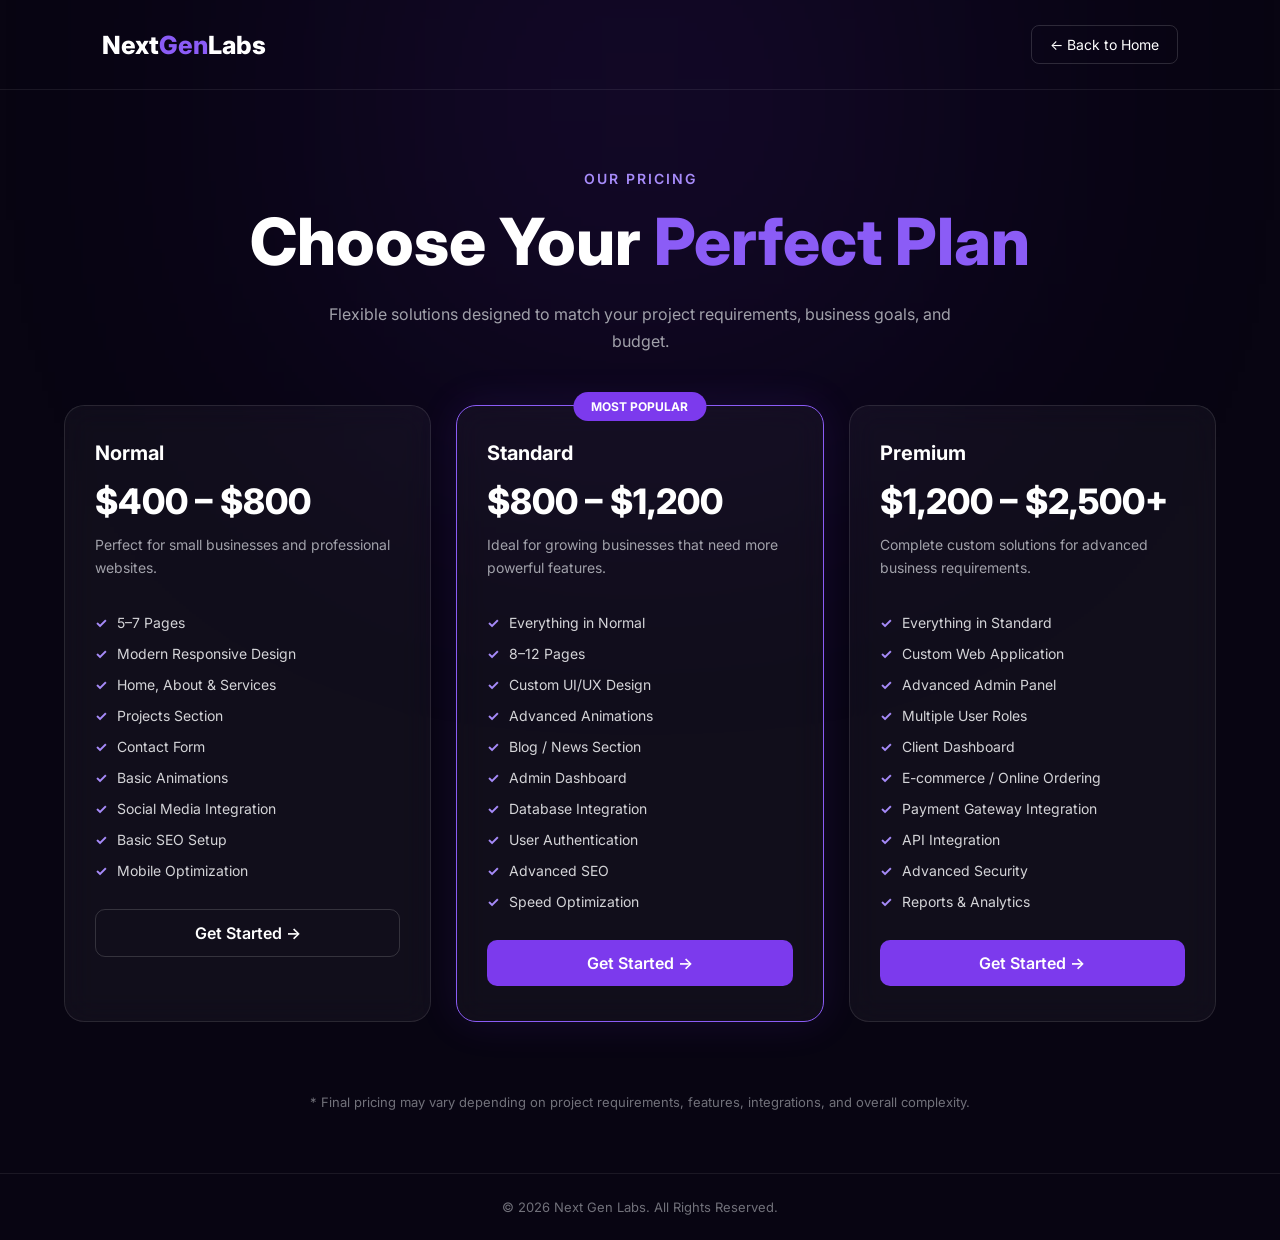
<file: pricing.html>
<!DOCTYPE html>
<html lang="en">
<head>
    <meta charset="UTF-8">
    <meta name="viewport" content="width=device-width, initial-scale=1.0">

    <title>Pricing | Next Gen</title>

    <!-- Google Font -->
    <link rel="preconnect" href="https://fonts.googleapis.com">
    <link rel="preconnect" href="https://fonts.gstatic.com" crossorigin>
    <link href="https://fonts.googleapis.com/css2?family=Inter:wght@400;500;600;700;800&display=swap" rel="stylesheet">

    <style>
        * {
            margin: 0;
            padding: 0;
            box-sizing: border-box;
        }

        body {
            font-family: "Inter", sans-serif;
            background: #080512;
            color: #ffffff;
            min-height: 100vh;
        }

        /* Background Glow */
        body::before {
            content: "";
            position: fixed;
            width: 500px;
            height: 500px;
            background: #6d28d9;
            filter: blur(180px);
            opacity: 0.18;
            top: -150px;
            left: 50%;
            transform: translateX(-50%);
            z-index: -1;
        }

        /* Navbar */
        nav {
            width: 100%;
            padding: 25px 8%;
            display: flex;
            justify-content: space-between;
            align-items: center;
            border-bottom: 1px solid rgba(255,255,255,0.08);
        }

        .logo {
            font-size: 25px;
            font-weight: 800;
            color: #ffffff;
        }

        .logo span {
            color: #8b5cf6;
        }

        .back-btn {
            text-decoration: none;
            color: #ffffff;
            font-size: 14px;
            padding: 10px 18px;
            border: 1px solid rgba(255,255,255,0.15);
            border-radius: 8px;
            transition: 0.3s;
        }

        .back-btn:hover {
            background: #7c3aed;
            border-color: #7c3aed;
        }

        /* Hero */
        .pricing-header {
            text-align: center;
            padding: 80px 20px 50px;
        }

        .pricing-header .small-title {
            color: #a78bfa;
            font-size: 14px;
            font-weight: 600;
            letter-spacing: 2px;
            text-transform: uppercase;
            margin-bottom: 15px;
        }

        .pricing-header h1 {
            font-size: clamp(38px, 6vw, 65px);
            font-weight: 800;
            margin-bottom: 20px;
        }

        .pricing-header h1 span {
            color: #8b5cf6;
        }

        .pricing-header p {
            max-width: 650px;
            margin: auto;
            color: #a1a1aa;
            line-height: 1.7;
            font-size: 16px;
        }

        /* Pricing */
        .pricing-container {
            width: 90%;
            max-width: 1200px;
            margin: auto;
            display: grid;
            grid-template-columns: repeat(3, 1fr);
            gap: 25px;
            padding-bottom: 70px;
        }

        .pricing-card {
            position: relative;
            background: rgba(255,255,255,0.04);
            border: 1px solid rgba(255,255,255,0.1);
            border-radius: 20px;
            padding: 35px 30px;
            backdrop-filter: blur(15px);
            transition: 0.35s ease;
        }

        .pricing-card:hover {
            transform: translateY(-10px);
            border-color: #8b5cf6;
            box-shadow: 0 20px 60px rgba(124,58,237,0.18);
        }

        .pricing-card.popular {
            border: 1px solid #8b5cf6;
            box-shadow: 0 0 40px rgba(124,58,237,0.12);
        }

        .popular-badge {
            position: absolute;
            top: -14px;
            left: 50%;
            transform: translateX(-50%);
            background: #7c3aed;
            padding: 7px 18px;
            border-radius: 30px;
            font-size: 12px;
            font-weight: 700;
            white-space: nowrap;
        }

        .plan-name {
            font-size: 20px;
            font-weight: 700;
            margin-bottom: 15px;
        }

        .price {
            font-size: 35px;
            font-weight: 800;
            margin-bottom: 12px;
        }

        .price span {
            font-size: 14px;
            color: #a1a1aa;
            font-weight: 400;
        }

        .description {
            color: #a1a1aa;
            font-size: 14px;
            line-height: 1.6;
            min-height: 55px;
            margin-bottom: 25px;
        }

        .features {
            list-style: none;
            margin-bottom: 30px;
        }

        .features li {
            color: #d4d4d8;
            font-size: 14px;
            margin-bottom: 14px;
        }

        .features li::before {
            content: "✓";
            color: #a78bfa;
            font-weight: 700;
            margin-right: 10px;
        }

        .plan-btn {
            display: block;
            text-align: center;
            text-decoration: none;
            color: #ffffff;
            background: #7c3aed;
            padding: 13px 20px;
            border-radius: 10px;
            font-weight: 600;
            transition: 0.3s;
        }

        .plan-btn:hover {
            background: #8b5cf6;
            transform: translateY(-2px);
        }

        .normal-btn {
            background: transparent;
            border: 1px solid rgba(255,255,255,0.15);
        }

        .normal-btn:hover {
            background: #7c3aed;
            border-color: #7c3aed;
        }

        /* Note */
        .pricing-note {
            text-align: center;
            color: #71717a;
            font-size: 13px;
            padding: 0 20px 60px;
            line-height: 1.6;
        }

        /* Footer */
        footer {
            border-top: 1px solid rgba(255,255,255,0.08);
            text-align: center;
            padding: 25px;
            color: #71717a;
            font-size: 13px;
        }

        /* Responsive */
        @media (max-width: 900px) {
            .pricing-container {
                grid-template-columns: 1fr;
                max-width: 500px;
            }

            .pricing-header {
                padding-top: 60px;
            }
        }

        @media (max-width: 500px) {
            nav {
                padding: 20px;
            }

            .pricing-card {
                padding: 30px 25px;
            }

            .price {
                font-size: 30px;
            }
        }
    </style>
</head>

<body>

    <!-- Navbar -->
    <nav>
        <div class="logo">Next<span>Gen</span>Labs</div>

        <a href="index.html" class="back-btn">
            ← Back to Home
        </a>
    </nav>


    <!-- Pricing Header -->
    <section class="pricing-header">

        <div class="small-title">
            Our Pricing
        </div>

        <h1>
            Choose Your <span>Perfect Plan</span>
        </h1>

        <p>
            Flexible solutions designed to match your project requirements,
            business goals, and budget.
        </p>

    </section>


    <!-- Pricing Cards -->
    <section class="pricing-container">

        <!-- Normal -->
        <div class="pricing-card">

            <div class="plan-name">
                Normal
            </div>

            <div class="price">
                $400 – $800
            </div>

            <p class="description">
                Perfect for small businesses and professional websites.
            </p>

            <ul class="features">
                <li>5–7 Pages</li>
                <li>Modern Responsive Design</li>
                <li>Home, About & Services</li>
                <li>Projects Section</li>
                <li>Contact Form</li>
                <li>Basic Animations</li>
                <li>Social Media Integration</li>
                <li>Basic SEO Setup</li>
                <li>Mobile Optimization</li>
            </ul>

            <a href="https://wa.me/8801602197279" class="plan-btn normal-btn">
                Get Started →
            </a>

        </div>


        <!-- Standard -->
        <div class="pricing-card popular">

            <div class="popular-badge">
                MOST POPULAR
            </div>

            <div class="plan-name">
                Standard
            </div>

            <div class="price">
                $800 – $1,200
            </div>

            <p class="description">
                Ideal for growing businesses that need more powerful features.
            </p>

            <ul class="features">
                <li>Everything in Normal</li>
                <li>8–12 Pages</li>
                <li>Custom UI/UX Design</li>
                <li>Advanced Animations</li>
                <li>Blog / News Section</li>
                <li>Admin Dashboard</li>
                <li>Database Integration</li>
                <li>User Authentication</li>
                <li>Advanced SEO</li>
                <li>Speed Optimization</li>
            </ul>

            <a href="https://wa.me/8801602197279" class="plan-btn">
                Get Started →
            </a>

        </div>


        <!-- Premium -->
        <div class="pricing-card">

            <div class="plan-name">
                Premium
            </div>

            <div class="price">
                $1,200 – $2,500+
            </div>

            <p class="description">
                Complete custom solutions for advanced business requirements.
            </p>

            <ul class="features">
                <li>Everything in Standard</li>
                <li>Custom Web Application</li>
                <li>Advanced Admin Panel</li>
                <li>Multiple User Roles</li>
                <li>Client Dashboard</li>
                <li>E-commerce / Online Ordering</li>
                <li>Payment Gateway Integration</li>
                <li>API Integration</li>
                <li>Advanced Security</li>
                <li>Reports & Analytics</li>
            </ul>

            <a href="https://wa.me/8801602197279" class="plan-btn">
                Get Started →
            </a>

        </div>

    </section>


    <!-- Pricing Note -->
    <div class="pricing-note">
        * Final pricing may vary depending on project requirements,
        features, integrations, and overall complexity.
    </div>


    <!-- Footer -->
    <footer>
        © 2026 Next Gen Labs. All Rights Reserved.
    </footer>

</body>
</html>
</file>
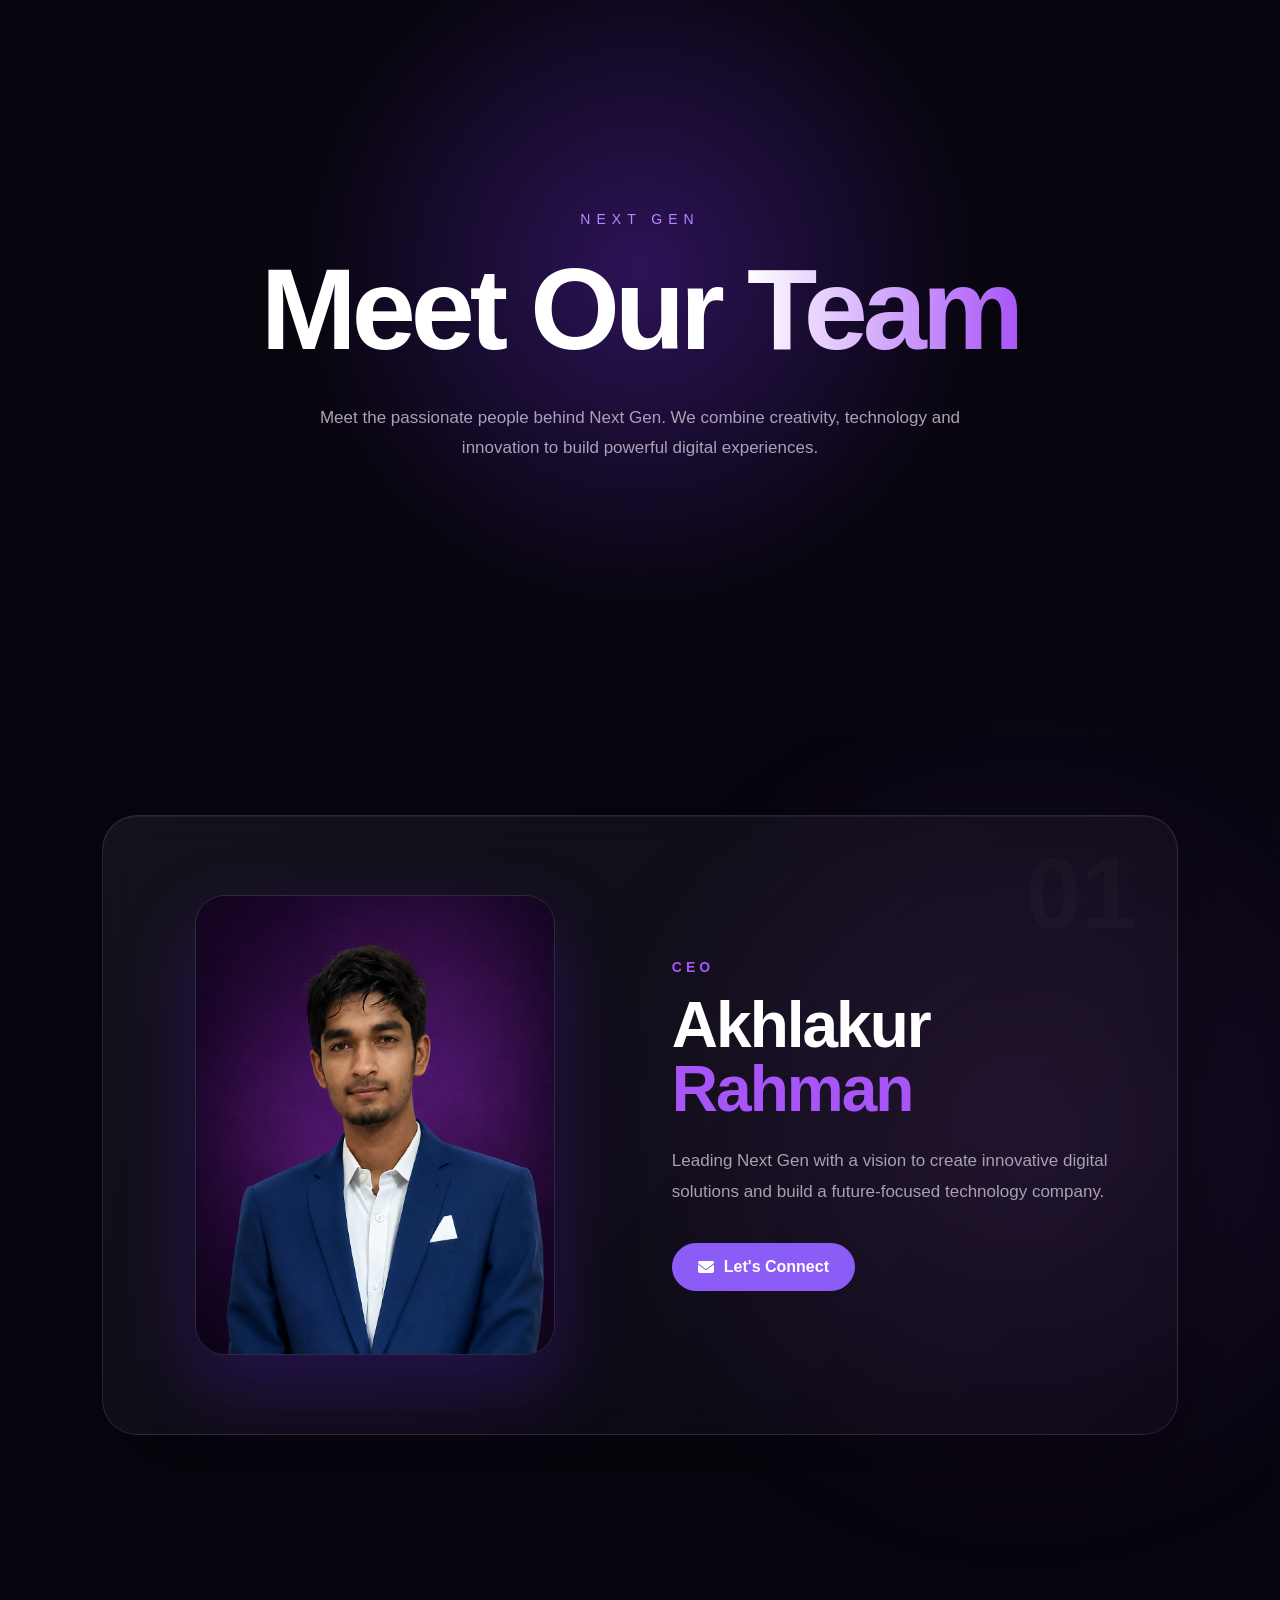
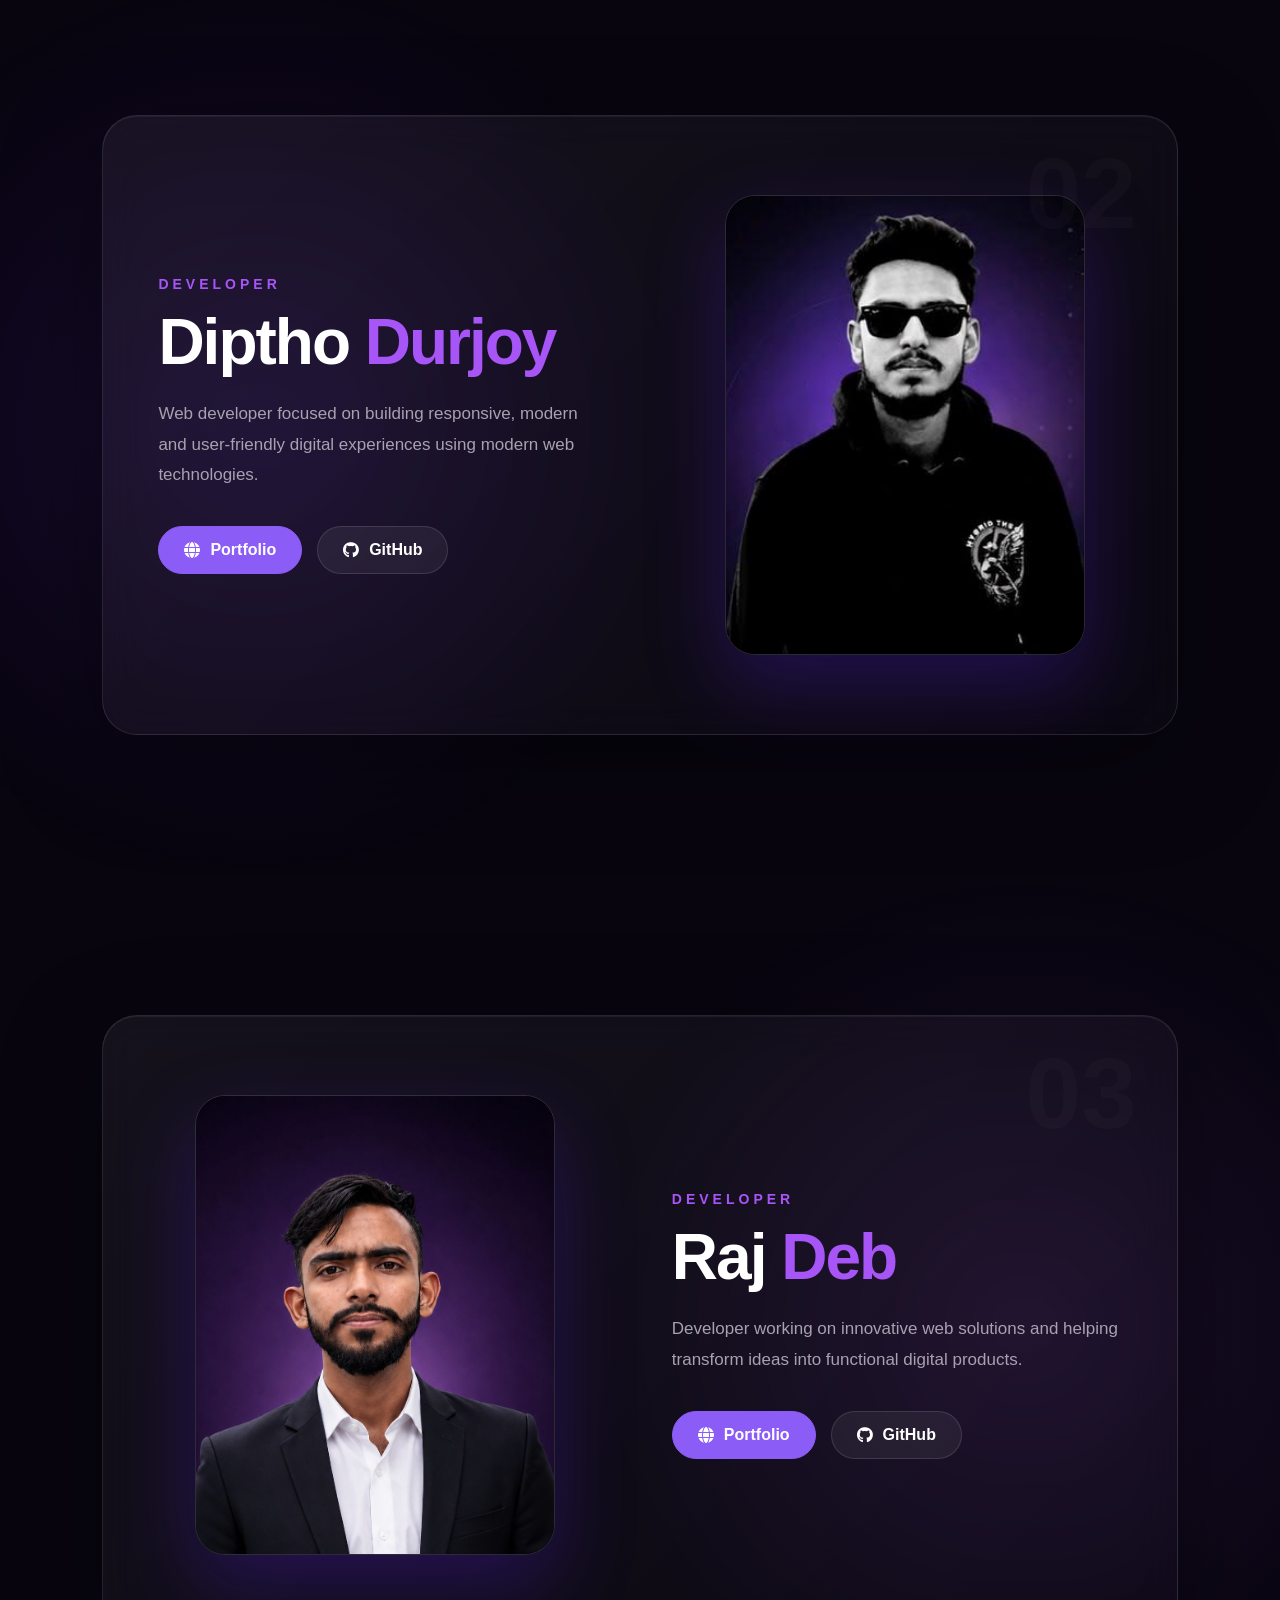
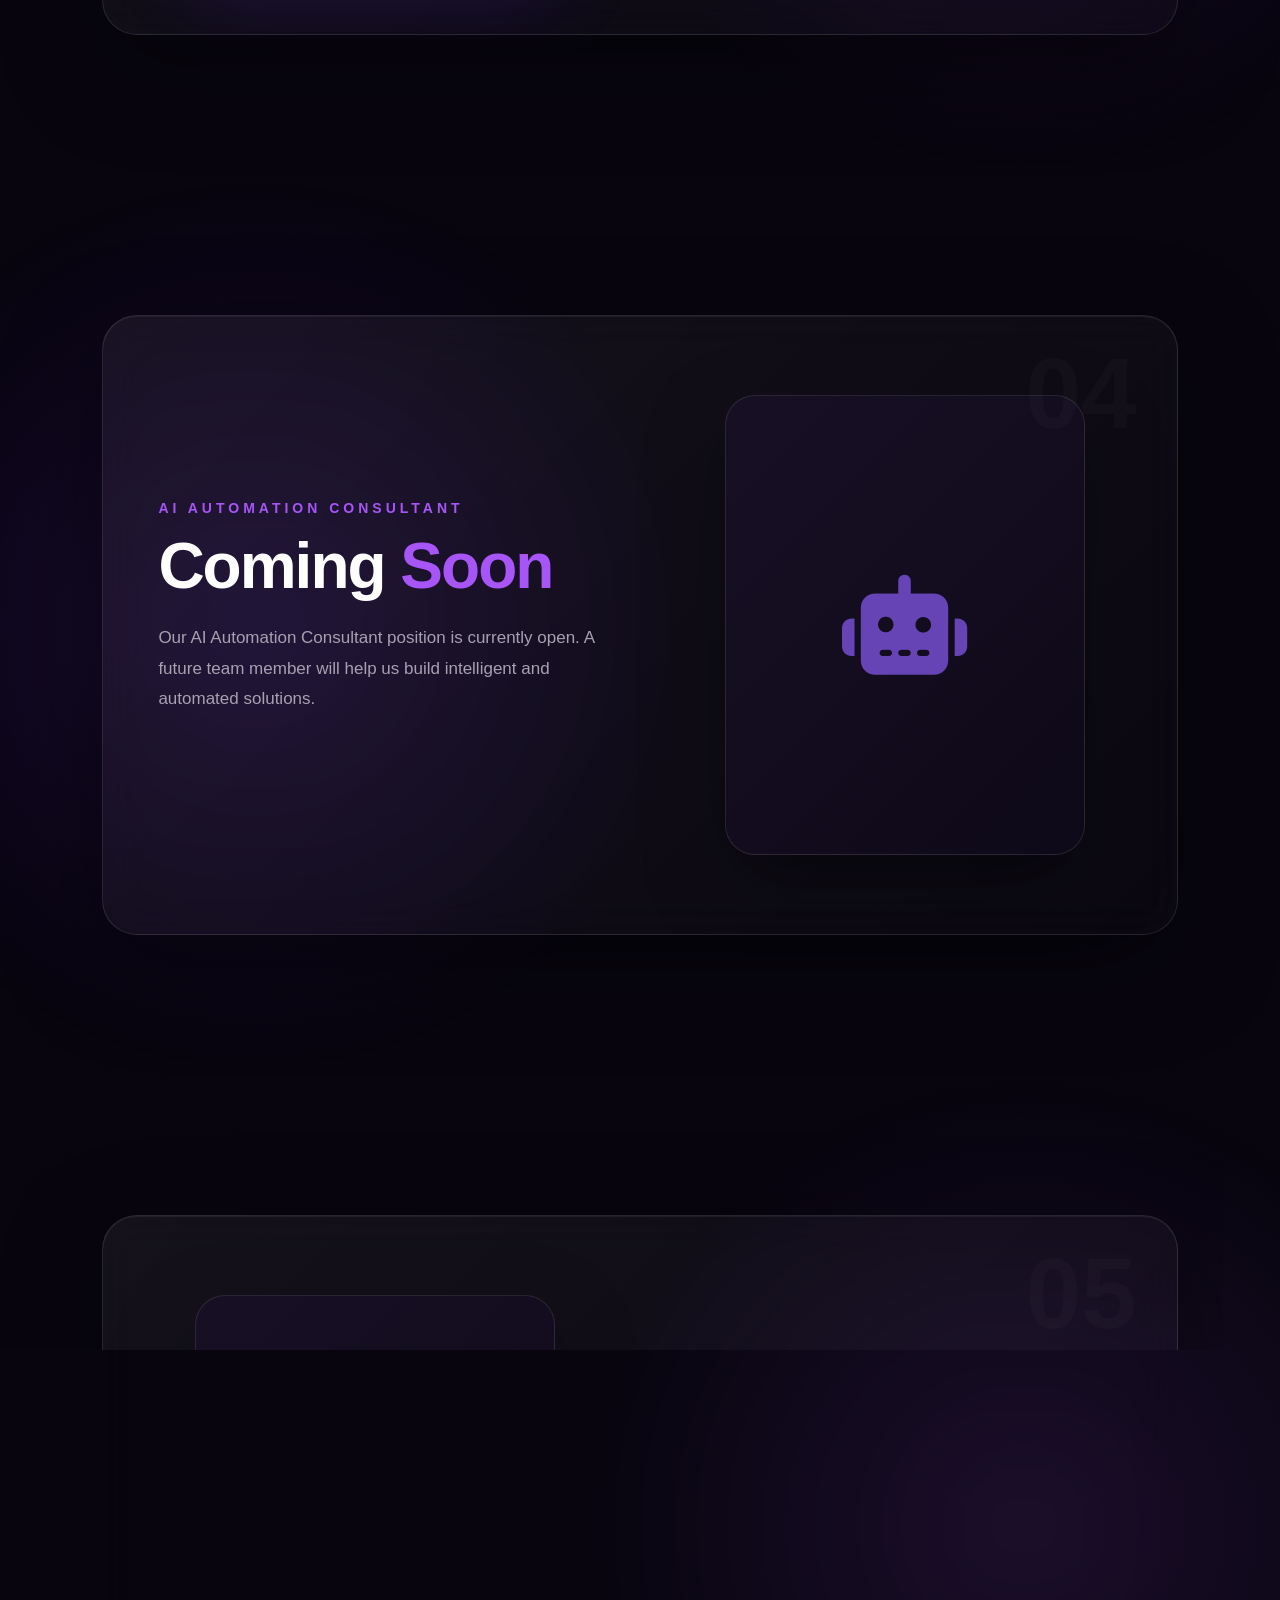
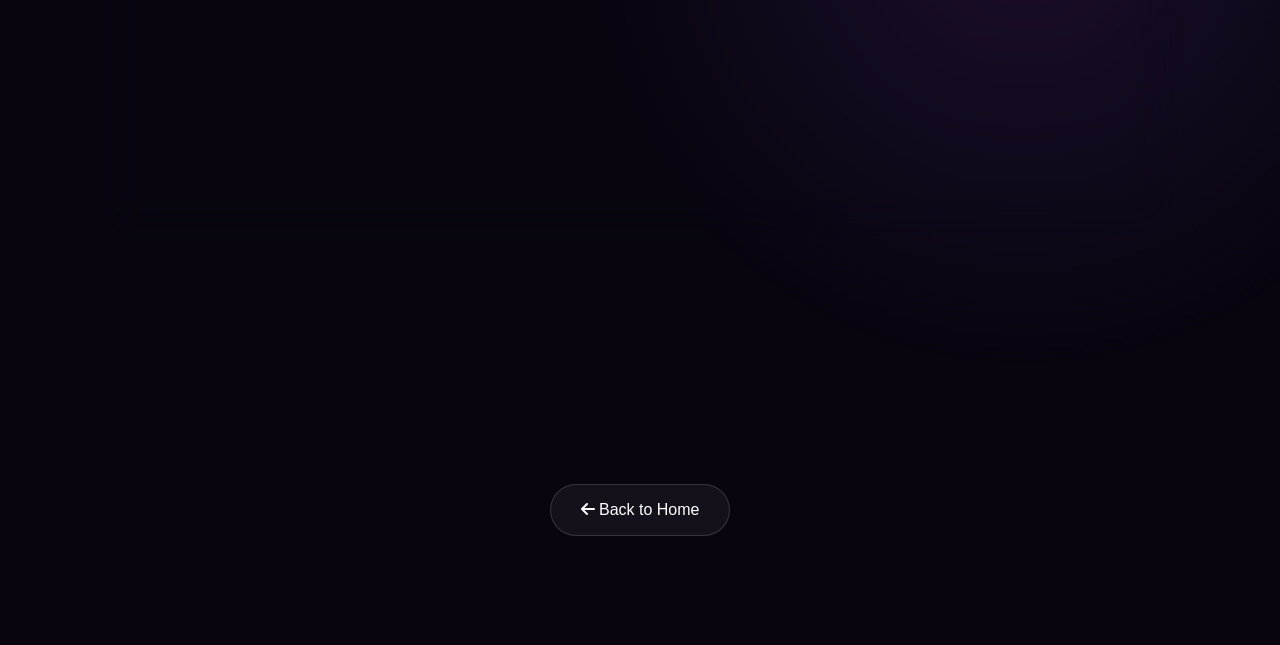
<file: team.html>
<!DOCTYPE html>
<html lang="en">
<head>
    <meta charset="UTF-8">
    <meta name="viewport" content="width=device-width, initial-scale=1.0">

    <title>Next Gen | Our Team</title>

    <!-- Font Awesome -->
    <link rel="stylesheet"
          href="https://cdnjs.cloudflare.com/ajax/libs/font-awesome/6.5.2/css/all.min.css">

    <style>

        /* =========================
           RESET
        ========================= */

        * {
            margin: 0;
            padding: 0;
            box-sizing: border-box;
        }

        html {
            scroll-behavior: smooth;
        }

        body {
            background: #08050f;
            color: #ffffff;
            font-family: Arial, sans-serif;
            overflow-x: hidden;
        }


        /* =========================
           HERO
        ========================= */

        .team-hero {
            min-height: 75vh;

            display: flex;
            justify-content: center;
            align-items: center;

            text-align: center;

            position: relative;
            overflow: hidden;

            background:
                radial-gradient(
                    circle at 50% 40%,
                    rgba(126, 52, 255, 0.30),
                    transparent 45%
                ),
                #08050f;

            opacity: 0;

            transform: translateY(120px);

            animation:
                heroRise 1.5s
                cubic-bezier(.2,.8,.2,1)
                forwards;
        }


        /* Hero moves from bottom to its original position */

        @keyframes heroRise {

            0% {
                opacity: 0;
                transform: translateY(120px);
            }

            100% {
                opacity: 1;
                transform: translateY(0);
            }

        }


        .hero-content {
            position: relative;
            z-index: 2;

            width: 100%;
            padding: 30px;
        }


        /* =========================
           HERO SMALL TEXT
        ========================= */

        .hero-small {
            color: #b987ff;

            letter-spacing: 6px;

            font-size: 14px;

            margin-bottom: 25px;

            opacity: 0;

            animation:
                fadeUp 1s ease
                0.3s forwards;
        }


        /* =========================
           MAIN TITLE
        ========================= */

        .team-hero h1 {

            font-size:
                clamp(55px, 9vw, 125px);

            line-height: 1;

            font-weight: 800;

            letter-spacing: -5px;

            white-space: nowrap;

            opacity: 0;

            animation:
                fadeUp 1.1s ease
                0.55s forwards;
        }


        /* IMPORTANT:
           Meet Our + Team SAME LINE */

        .team-hero h1 span {

            display: inline;

            background:
                linear-gradient(
                    90deg,
                    #ffffff,
                    #a855f7,
                    #ffffff
                );

            background-size: 200% auto;

            -webkit-background-clip: text;
            background-clip: text;

            color: transparent;

            animation:
                gradientMove 5s
                linear infinite;
        }


        @keyframes gradientMove {

            to {
                background-position: 200% center;
            }

        }


        /* =========================
           HERO DESCRIPTION
        ========================= */

        .hero-description {

            max-width: 650px;

            margin:
                35px auto 0;

            color: #aaa1b8;

            font-size: 17px;

            line-height: 1.8;

            opacity: 0;

            animation:
                fadeUp 1s ease
                1s forwards;
        }


        @keyframes fadeUp {

            0% {
                opacity: 0;
                transform: translateY(35px);
            }

            100% {
                opacity: 1;
                transform: translateY(0);
            }

        }



        /* =========================
           MEMBERS
        ========================= */

        .members-container {
            width: 100%;
        }


        .member-section {

            min-height: 100vh;

            padding:
                100px 8%;

            display: flex;

            justify-content: center;

            align-items: center;

            position: relative;

            overflow: hidden;
        }


        .member-section:nth-child(even) {

            background:
                radial-gradient(
                    circle at 20% 50%,
                    rgba(126, 52, 255, 0.14),
                    transparent 40%
                );

        }


        .member-section:nth-child(odd) {

            background:
                radial-gradient(
                    circle at 80% 50%,
                    rgba(168, 85, 247, 0.12),
                    transparent 40%
                );

        }



        /* =========================
           WHOLE MEMBER BOX
        ========================= */

        .member-box {

            width: 100%;

            max-width: 1250px;

            min-height: 620px;

            padding: 55px;

            display: flex;

            align-items: center;

            gap: 80px;

            position: relative;

            border-radius: 35px;

            border:
                1px solid
                rgba(255,255,255,0.10);

            background:
                linear-gradient(
                    135deg,
                    rgba(255,255,255,0.055),
                    rgba(255,255,255,0.015)
                );

            backdrop-filter: blur(20px);

            box-shadow:
                0 30px 100px
                rgba(0,0,0,0.45),

                inset 0 1px 0
                rgba(255,255,255,0.06);


            /* Hidden initially */

            opacity: 0;

            transform:
                translateY(160px)
                scale(0.94);


            transition:

                opacity 1s ease,

                transform
                1.1s
                cubic-bezier(.2,.8,.2,1);
        }


        /* =========================
           SHOW MEMBER
        ========================= */

        .member-box.show {

            opacity: 1;

            transform:
                translateY(0)
                scale(1);

        }



        /* =========================
           MEMBER NUMBER
        ========================= */

        .member-number {

            position: absolute;

            top: 20px;

            right: 40px;

            font-size: 100px;

            font-weight: 900;

            color:
                rgba(255,255,255,0.025);

            pointer-events: none;
        }



        /* =========================
           IMAGE
        ========================= */

        .member-image-wrapper {

            width: 45%;

            min-width: 350px;

            display: flex;

            justify-content: center;

            align-items: center;
        }


        .member-image {

            width: 360px;

            height: 460px;

            object-fit: cover;

            border-radius: 30px;

            border:
                1px solid
                rgba(255,255,255,0.12);

            box-shadow:
                0 30px 80px
                rgba(100,30,255,0.25);

            transition:
                transform 0.6s ease,
                box-shadow 0.6s ease;
        }


        .member-box:hover .member-image {

            transform:
                scale(1.04)
                rotateY(-4deg);

            box-shadow:
                0 40px 100px
                rgba(130,50,255,0.40);
        }



        /* =========================
           PLACEHOLDER
        ========================= */

        .member-placeholder {

            width: 360px;

            height: 460px;

            border-radius: 30px;

            display: flex;

            justify-content: center;

            align-items: center;

            background:
                linear-gradient(
                    135deg,
                    #171025,
                    #0e0918
                );

            border:
                1px solid
                rgba(255,255,255,0.10);

            box-shadow:
                0 30px 80px
                rgba(0,0,0,0.4);
        }


        .member-placeholder i {

            font-size: 100px;

            color: #8b5cf6;

            opacity: 0.7;
        }



        /* =========================
           MEMBER INFO
        ========================= */

        .member-info {

            flex: 1;

            position: relative;

            z-index: 2;
        }


        .member-role {

            color: #a855f7;

            font-size: 14px;

            font-weight: 700;

            letter-spacing: 4px;

            text-transform: uppercase;

            margin-bottom: 18px;
        }


        .member-info h2 {

            font-size:
                clamp(40px, 5vw, 72px);

            line-height: 1;

            margin-bottom: 25px;

            letter-spacing: -2px;
        }


        .member-info h2 span {

            color: #a855f7;
        }


        .member-description {

            max-width: 560px;

            color: #a8a1b1;

            font-size: 17px;

            line-height: 1.8;

            margin-bottom: 35px;
        }



        /* =========================
           BUTTONS
        ========================= */

        .member-buttons {

            display: flex;

            gap: 15px;

            flex-wrap: wrap;
        }


        .member-btn {

            display: inline-flex;

            align-items: center;

            justify-content: center;

            gap: 10px;

            padding:
                14px 25px;

            border-radius: 50px;

            text-decoration: none;

            color: white;

            font-weight: 600;

            border:
                1px solid
                rgba(255,255,255,0.12);

            background:
                rgba(255,255,255,0.06);

            transition:
                all 0.3s ease;
        }


        .member-btn:hover {

            background: #8b5cf6;

            border-color: #8b5cf6;

            transform:
                translateY(-4px);

            box-shadow:
                0 10px 30px
                rgba(139,92,246,0.35);
        }


        .member-btn.primary {

            background: #8b5cf6;

            border-color: #8b5cf6;
        }


        .member-btn.primary:hover {

            background: #7c3aed;
        }



        /* =========================
           ALTERNATING BOX
        ========================= */

        .member-section:nth-child(2)
        .member-box,

        .member-section:nth-child(4)
        .member-box {

            flex-direction:
                row-reverse;
        }



        /* =========================
           BACK HOME
        ========================= */

        .back-home {

            min-height: 30vh;

            display: flex;

            justify-content: center;

            align-items: center;

            background: #08050f;
        }


        .back-btn {

            padding:
                16px 30px;

            border-radius: 50px;

            color: white;

            text-decoration: none;

            border:
                1px solid
                rgba(255,255,255,0.15);

            background:
                rgba(255,255,255,0.05);

            transition: 0.3s;
        }


        .back-btn:hover {

            background: #8b5cf6;

            border-color: #8b5cf6;

            transform:
                translateY(-4px);
        }



        /* =========================
           TABLET / MOBILE
        ========================= */

        @media (max-width: 900px) {

            .team-hero {

                min-height: 65vh;

                padding:
                    40px 20px;
            }


            .team-hero h1 {

                font-size:
                    clamp(42px, 9vw, 75px);

                letter-spacing:
                    -3px;
            }


            .member-section {

                padding:
                    70px 20px;
            }


            .member-box,

            .member-section:nth-child(2)
            .member-box,

            .member-section:nth-child(4)
            .member-box {

                flex-direction: column;

                gap: 45px;

                padding:
                    35px 25px;

                min-height: auto;
            }


            .member-image-wrapper {

                width: 100%;

                min-width: auto;
            }


            .member-image,

            .member-placeholder {

                width:
                    min(100%, 330px);

                height: 400px;
            }


            .member-info {

                width: 100%;

                text-align: center;
            }


            .member-buttons {

                justify-content: center;
            }


            .member-number {

                right: 20px;

                font-size: 70px;
            }
        }



        /* =========================
           SMALL MOBILE
        ========================= */

        @media (max-width: 500px) {

            .team-hero {

                min-height: 60vh;
            }


            .team-hero h1 {

                /*
                   Mobile screen ছোট হলে
                   title সুন্দরভাবে wrap করবে
                */

                white-space: normal;

                font-size: 52px;
            }


            .hero-description {

                font-size: 15px;
            }


            .member-box {

                border-radius: 25px;
            }


            .member-image,

            .member-placeholder {

                height: 350px;
            }


            .member-info h2 {

                font-size: 42px;
            }


            .member-description {

                font-size: 15px;
            }
        }

    </style>

</head>


<body>


    <!-- =========================
         HERO
    ========================= -->

    <section class="team-hero">

        <div class="hero-content">

            <div class="hero-small">
                NEXT GEN
            </div>


            <h1>
                Meet Our
                <span>Team</span>
            </h1>


            <p class="hero-description">

                Meet the passionate people behind Next Gen.
                We combine creativity, technology and innovation
                to build powerful digital experiences.

            </p>

        </div>

    </section>



    <!-- =========================
         TEAM MEMBERS
    ========================= -->

    <main class="members-container">


        <!-- =========================
             01 — CEO
        ========================= -->

        <section class="member-section">

            <div class="member-box">

                <div class="member-number">
                    01
                </div>


                <div class="member-image-wrapper">

                    <img
    src="tawsif.png"
    alt="Akhlakur Rahman"
    class="member-image"
>
                </div>


                <div class="member-info">

                    <div class="member-role">
                        CEO
                    </div>


                    <h2>
                        Akhlakur
                        <span>Rahman</span>
                    </h2>


                    <p class="member-description">

                        Leading Next Gen with a vision to create
                        innovative digital solutions and build a
                        future-focused technology company.

                    </p>


                    <div class="member-buttons">

                        <a
                            href="mailto:"
                            class="member-btn primary"
                        >

                            <i class="fa-solid fa-envelope"></i>

                            Let's Connect

                        </a>

                    </div>

                </div>

            </div>

        </section>



        <!-- =========================
             02 — DIPTHO
        ========================= -->

        <section class="member-section">

            <div class="member-box">

                <div class="member-number">
                    02
                </div>


                <div class="member-image-wrapper">

                    <img
                        src="developer.jpeg"
                        alt="Diptho Durjoy"
                        class="member-image"
                    >

                </div>


                <div class="member-info">

                    <div class="member-role">
                        Developer
                    </div>


                    <h2>
                        Diptho
                        <span>Durjoy</span>
                    </h2>


                    <p class="member-description">

                        Web developer focused on building responsive,
                        modern and user-friendly digital experiences
                        using modern web technologies.

                    </p>


                    <div class="member-buttons">


                        <a
                            href="https://imdipthodurjoy.github.io/Diptho-Portfolio"
                            target="_blank"
                            class="member-btn primary"
                        >

                            <i class="fa-solid fa-globe"></i>

                            Portfolio

                        </a>


                        <a
                            href="https://github.com/imdipthodurjoy"
                            target="_blank"
                            class="member-btn"
                        >

                            <i class="fa-brands fa-github"></i>

                            GitHub

                        </a>

                    </div>

                </div>

            </div>

        </section>



        <!-- =========================
             03 — RAJ
        ========================= -->

        <section class="member-section">

            <div class="member-box">

                <div class="member-number">
                    03
                </div>


                <div class="member-image-wrapper">

                    <img
                        src="Raj final.jpeg"
                        alt="Raj Deb"
                        class="member-image"
                    >

                </div>


                <div class="member-info">

                    <div class="member-role">
                        Developer
                    </div>


                    <h2>
                        Raj
                        <span>Deb</span>
                    </h2>


                    <p class="member-description">

                        Developer working on innovative web solutions
                        and helping transform ideas into functional
                        digital products.

                    </p>


                    <div class="member-buttons">


                        <a
                            href="#"
                            class="member-btn primary"
                        >

                            <i class="fa-solid fa-globe"></i>

                            Portfolio

                        </a>


                        <a
                            href="#"
                            class="member-btn"
                        >

                            <i class="fa-brands fa-github"></i>

                            GitHub

                        </a>

                    </div>

                </div>

            </div>

        </section>



        <!-- =========================
             04 — AI AUTOMATION
        ========================= -->

        <section class="member-section">

            <div class="member-box">

                <div class="member-number">
                    04
                </div>


                <div class="member-image-wrapper">

                    <div class="member-placeholder">

                        <i class="fa-solid fa-robot"></i>

                    </div>

                </div>


                <div class="member-info">

                    <div class="member-role">
                        AI Automation Consultant
                    </div>


                    <h2>
                        Coming
                        <span>Soon</span>
                    </h2>


                    <p class="member-description">

                        Our AI Automation Consultant position is
                        currently open. A future team member will
                        help us build intelligent and automated
                        solutions.

                    </p>

                </div>

            </div>

        </section>



        <!-- =========================
             05 — SALES & MARKETING
        ========================= -->

        <section class="member-section">

            <div class="member-box">

                <div class="member-number">
                    05
                </div>


                <div class="member-image-wrapper">

                    <div class="member-placeholder">

                        <i class="fa-solid fa-chart-line"></i>

                    </div>

                </div>


                <div class="member-info">

                    <div class="member-role">
                        Sales & Marketing Executive
                    </div>


                    <h2>
                        Coming
                        <span>Soon</span>
                    </h2>


                    <p class="member-description">

                        A future team member will help Next Gen
                        grow its reach, connect with clients and
                        build strong business relationships.

                    </p>

                </div>

            </div>

        </section>


    </main>



    <!-- =========================
         BACK TO HOME
    ========================= -->

    <section class="back-home">

        <a
            href="index.html"
            class="back-btn"
        >

            <i class="fa-solid fa-arrow-left"></i>

            Back to Home

        </a>

    </section>



    <!-- =========================
         JAVASCRIPT
    ========================= -->

    <script>

        document.addEventListener(
            "DOMContentLoaded",
            function () {


                /* সব member box select */

                const memberBoxes =
                    document.querySelectorAll(
                        ".member-box"
                    );


                /* Scroll observer */

                const observer =
                    new IntersectionObserver(

                        function (entries) {

                            entries.forEach(
                                function (entry) {


                                    if (
                                        entry.isIntersecting
                                    ) {


                                        /* পুরো box উঠবে */

                                        entry.target
                                            .classList
                                            .add("show");


                                        /* একবার animation হওয়ার
                                           পর আর observe করবে না */

                                        observer
                                            .unobserve(
                                                entry.target
                                            );

                                    }

                                }
                            );

                        },


                        {
                            threshold: 0.18
                        }

                    );


                /* প্রতিটি box observe */

                memberBoxes.forEach(
                    function (box) {

                        observer.observe(box);

                    }
                );

            }
        );

    </script>


</body>
</html>
</file>
